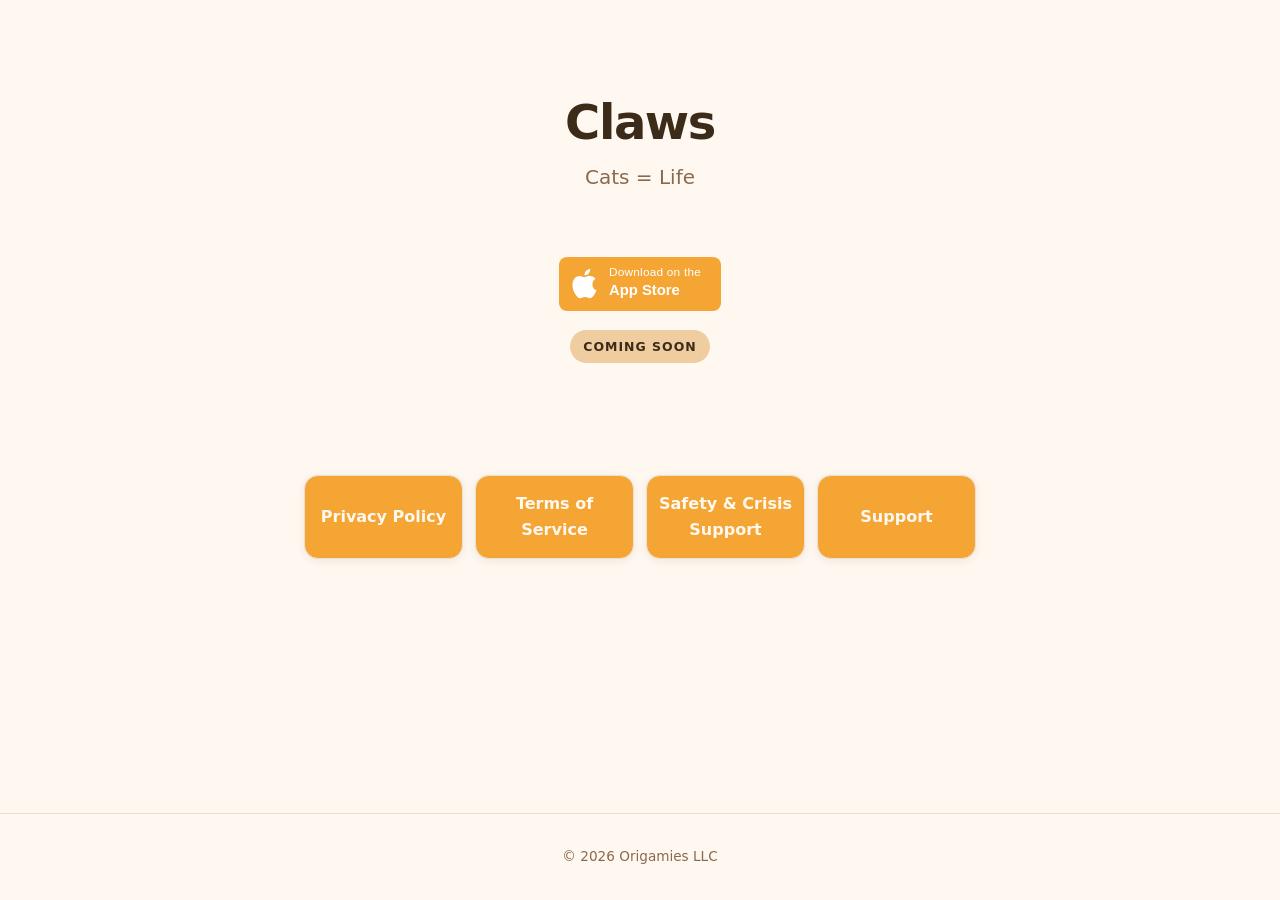
<file: index.html>
<!DOCTYPE html>
<html lang="en">
<head>
  <meta charset="UTF-8">
  <meta name="viewport" content="width=device-width, initial-scale=1.0">
  <title>Claws — Your AI cat-care companion</title>
  <meta name="description" content="Claws is your AI cat-care companion. Chat about your cat, track their weight, log food they love, and stay on top of reminders. Coming soon to iOS.">
  <link rel="stylesheet" href="styles.css">
</head>
<body>

  <main>
    <section class="hero">
      <div class="container">
        <h1>Claws</h1>
        <p class="tagline">Cats = Life</p>

        <div class="app-store-group">
          <span class="app-store-badge" role="img" aria-label="Download on the App Store">
            <!-- Apple App Store Badge SVG -->
            <svg xmlns="http://www.w3.org/2000/svg" viewBox="0 0 120 40" width="162" height="54">
              <rect width="120" height="40" rx="6" fill="#F4A534"/>
              <g fill="#fff">
                <path d="M24.77 20.3a4.95 4.95 0 0 1 2.36-4.15 5.07 5.07 0 0 0-3.99-2.16c-1.68-.18-3.31 1.01-4.17 1.01-.87 0-2.19-.99-3.62-.96a5.31 5.31 0 0 0-4.47 2.73c-1.93 3.34-.49 8.27 1.36 10.97.93 1.33 2.02 2.81 3.45 2.76 1.4-.06 1.92-.89 3.61-.89 1.68 0 2.16.89 3.62.86 1.5-.03 2.44-1.33 3.33-2.67a11.1 11.1 0 0 0 1.52-3.09 4.79 4.79 0 0 1-2.99-4.41zM22.04 12.21a4.87 4.87 0 0 0 1.12-3.49 4.96 4.96 0 0 0-3.21 1.66 4.64 4.64 0 0 0-1.14 3.37 4.11 4.11 0 0 0 3.23-1.54z"/>
              </g>
              <g fill="#fff">
                <text x="37" y="14" font-family="-apple-system, BlinkMacSystemFont, 'Segoe UI', Roboto, Helvetica, Arial, sans-serif" font-size="8.75" letter-spacing="0.02em" fill="#fff">Download on the</text>
                <text x="37" y="28" font-family="-apple-system, BlinkMacSystemFont, 'Segoe UI', Roboto, Helvetica, Arial, sans-serif" font-size="11" font-weight="700" fill="#fff">App Store</text>
              </g>
            </svg>
          </span>
          <span class="coming-soon">Coming Soon</span>
        </div>
      </div>
    </section>

    <section class="container">
      <div class="link-cards">
        <a href="privacy.html" class="link-card">Privacy Policy</a>
        <a href="terms.html" class="link-card">Terms of Service</a>
        <a href="safety.html" class="link-card">Safety &amp; Crisis Support</a>
        <a href="support.html" class="link-card">Support</a>
      </div>
    </section>
  </main>

  <footer class="site-footer">
    <div class="container">
      &copy; 2026 Origamies LLC
    </div>
  </footer>

</body>
</html>
</file>
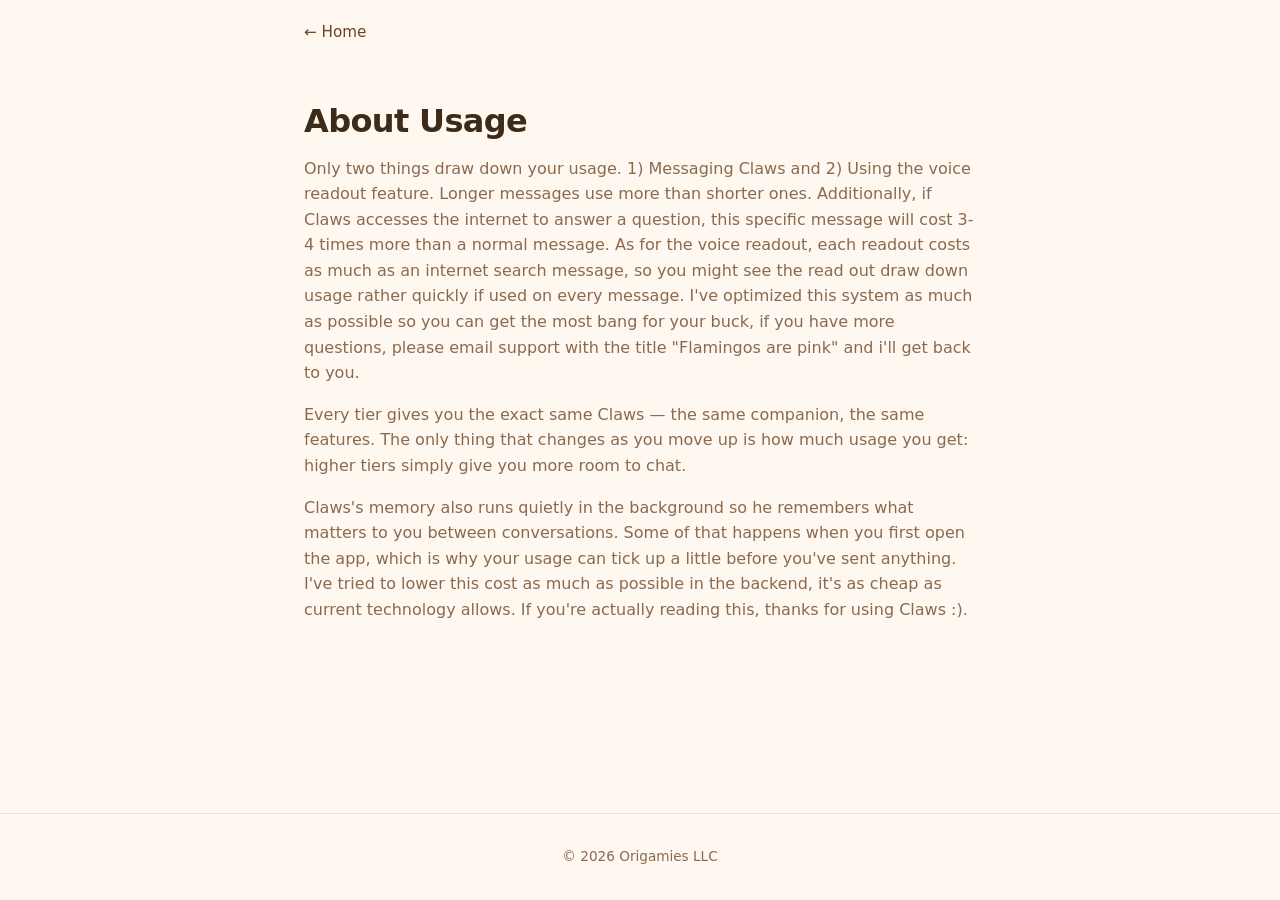
<file: usage/index.html>
<!DOCTYPE html>
<html lang="en">
<head>
  <meta charset="UTF-8">
  <meta name="viewport" content="width=device-width, initial-scale=1.0">
  <title>About Usage — Claws</title>
  <meta name="description" content="How usage works in Claws.">
  <link rel="stylesheet" href="../styles.css">
</head>
<body>

  <header class="site-header">
    <div class="container">
      <a href="../index.html" class="back-link">&larr; Home</a>
    </div>
  </header>

  <main class="page-content">
    <div class="container">
      <h1>About Usage</h1>

      <p>Only two things draw down your usage. 1) Messaging Claws and 2) Using the voice readout feature. Longer messages use more than shorter ones. Additionally, if Claws accesses the internet to answer a question, this specific message will cost 3-4 times more than a normal message. As for the voice readout, each readout costs as much as an internet search message, so you might see the read out draw down usage rather quickly if used on every message. I've optimized this system as much as possible so you can get the most bang for your buck, if you have more questions, please email support with the title "Flamingos are pink" and i'll get back to you.</p>

      <p>Every tier gives you the exact same Claws — the same companion, the same features. The only thing that changes as you move up is how much usage you get: higher tiers simply give you more room to chat.</p>

      <p>Claws's memory also runs quietly in the background so he remembers what matters to you between conversations. Some of that happens when you first open the app, which is why your usage can tick up a little before you've sent anything. I've tried to lower this cost as much as possible in the backend, it's as cheap as current technology allows. If you're actually reading this, thanks for using Claws :).</p>
    </div>
  </main>

  <footer class="site-footer">
    <div class="container">
      &copy; 2026 Origamies LLC
    </div>
  </footer>

</body>
</html>
</file>
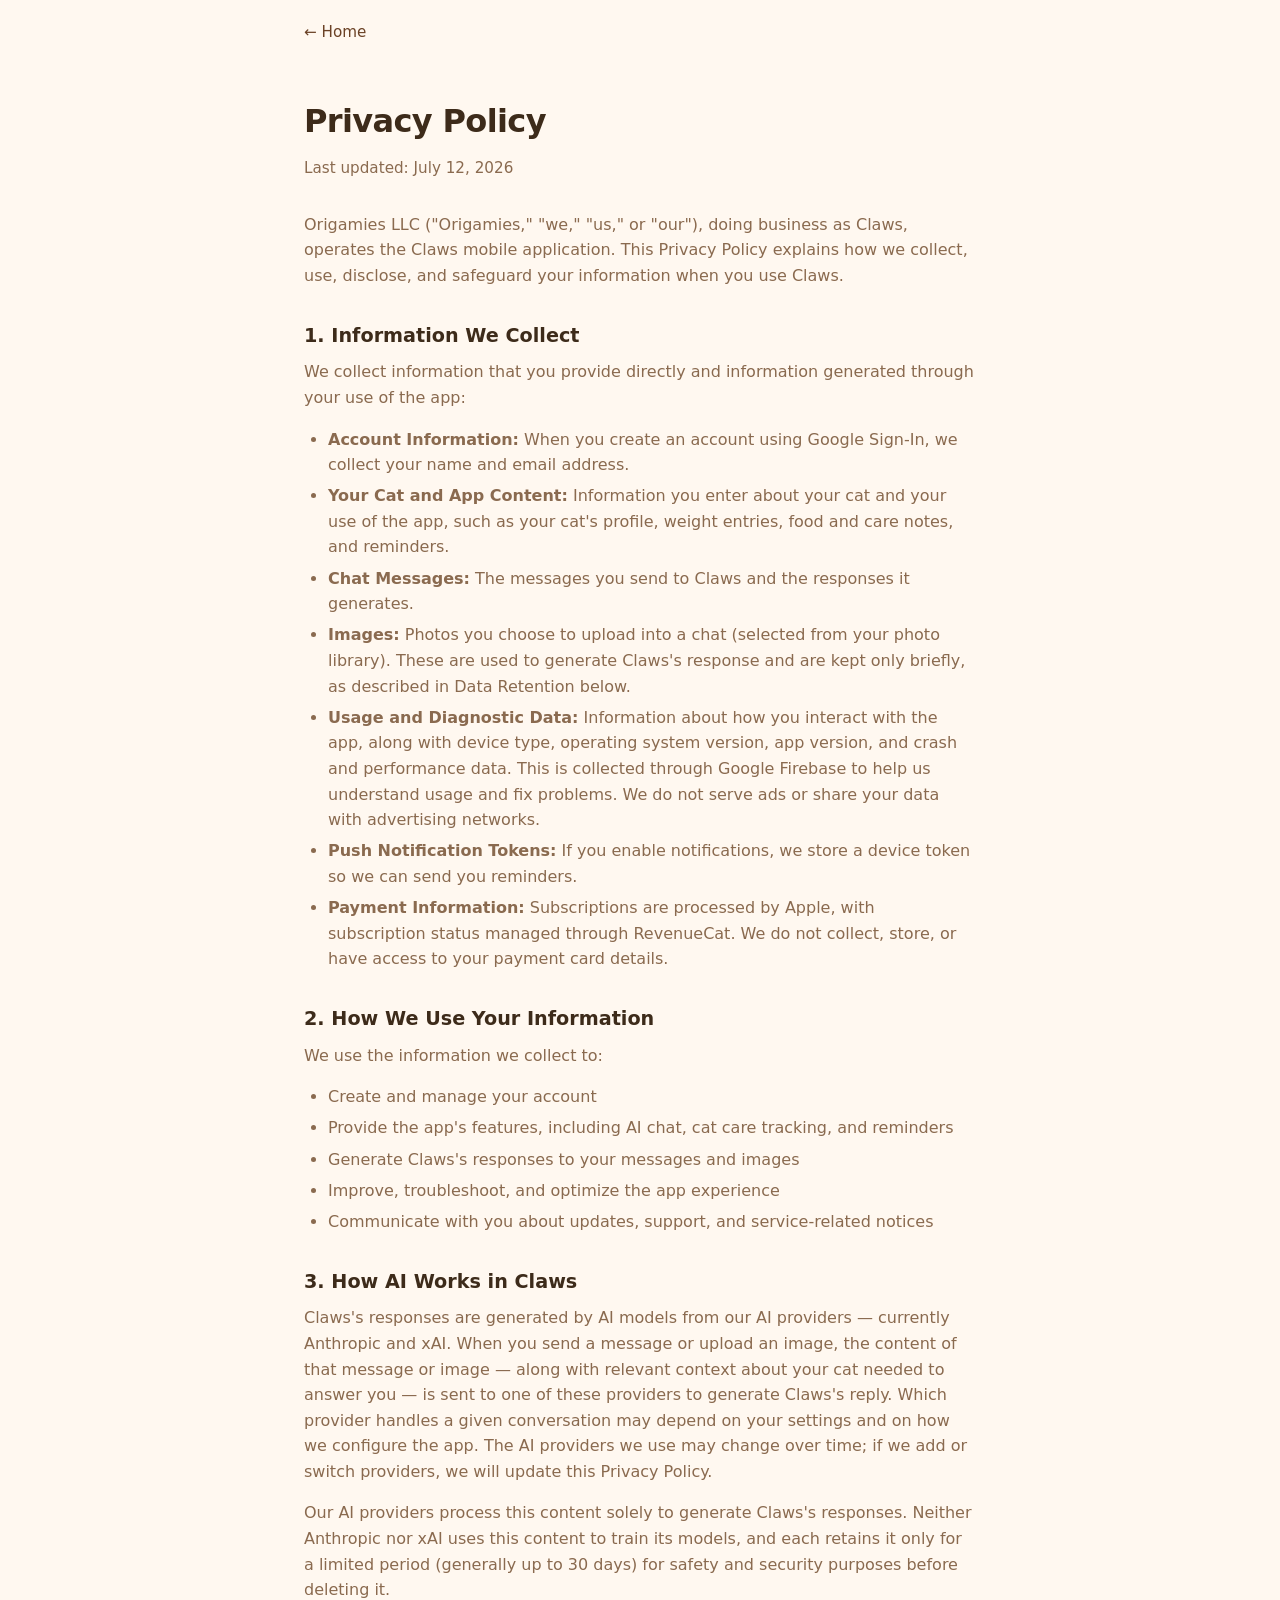
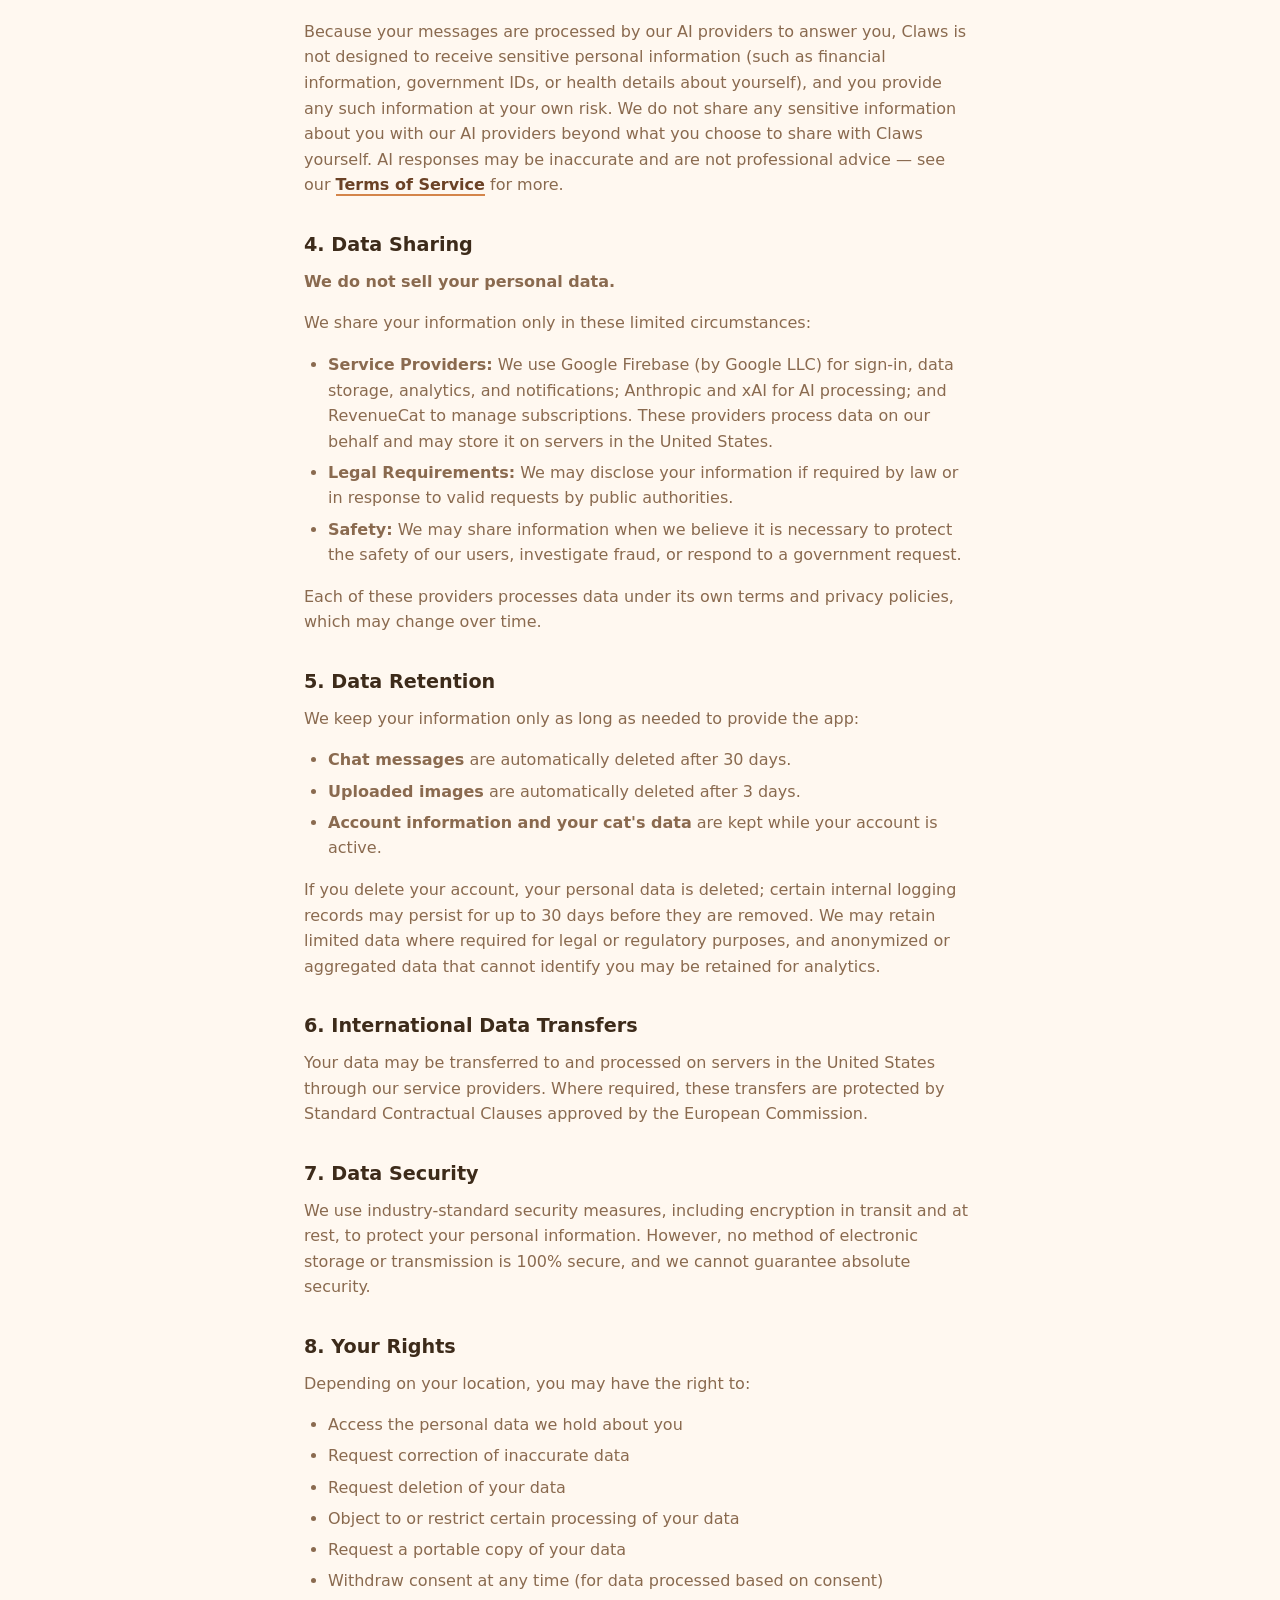
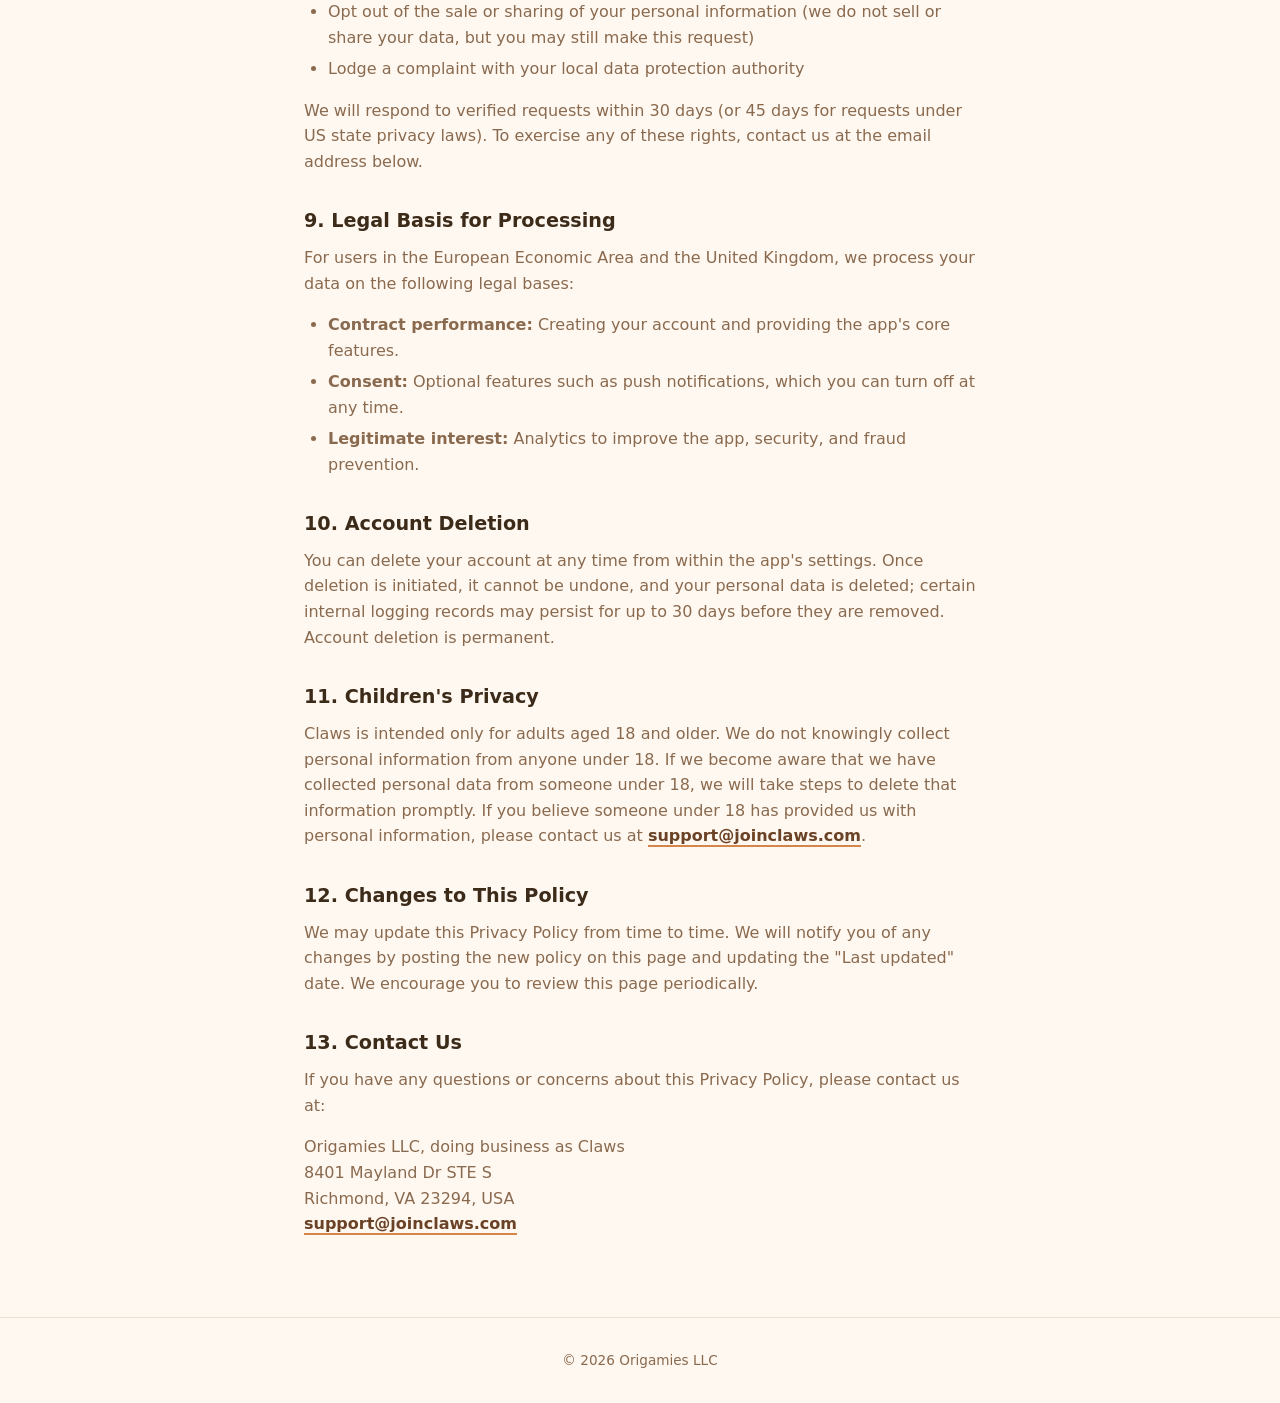
<file: privacy.html>
<!DOCTYPE html>
<html lang="en">
<head>
  <meta charset="UTF-8">
  <meta name="viewport" content="width=device-width, initial-scale=1.0">
  <title>Privacy Policy — Claws</title>
  <meta name="description" content="Claws Privacy Policy. Learn how we collect, use, and protect your data.">
  <link rel="stylesheet" href="styles.css">
</head>
<body>

  <header class="site-header">
    <div class="container">
      <a href="index.html" class="back-link">&larr; Home</a>
    </div>
  </header>

  <main class="page-content">
    <div class="container">
      <h1>Privacy Policy</h1>
      <p class="subtitle">Last updated: July 12, 2026</p>

      <p>Origamies LLC ("Origamies," "we," "us," or "our"), doing business as Claws, operates the Claws mobile application. This Privacy Policy explains how we collect, use, disclose, and safeguard your information when you use Claws.</p>

      <h2>1. Information We Collect</h2>
      <p>We collect information that you provide directly and information generated through your use of the app:</p>
      <ul>
        <li><strong>Account Information:</strong> When you create an account using Google Sign-In, we collect your name and email address.</li>
        <li><strong>Your Cat and App Content:</strong> Information you enter about your cat and your use of the app, such as your cat's profile, weight entries, food and care notes, and reminders.</li>
        <li><strong>Chat Messages:</strong> The messages you send to Claws and the responses it generates.</li>
        <li><strong>Images:</strong> Photos you choose to upload into a chat (selected from your photo library). These are used to generate Claws's response and are kept only briefly, as described in Data Retention below.</li>
        <li><strong>Usage and Diagnostic Data:</strong> Information about how you interact with the app, along with device type, operating system version, app version, and crash and performance data. This is collected through Google Firebase to help us understand usage and fix problems. We do not serve ads or share your data with advertising networks.</li>
        <li><strong>Push Notification Tokens:</strong> If you enable notifications, we store a device token so we can send you reminders.</li>
        <li><strong>Payment Information:</strong> Subscriptions are processed by Apple, with subscription status managed through RevenueCat. We do not collect, store, or have access to your payment card details.</li>
      </ul>

      <h2>2. How We Use Your Information</h2>
      <p>We use the information we collect to:</p>
      <ul>
        <li>Create and manage your account</li>
        <li>Provide the app's features, including AI chat, cat care tracking, and reminders</li>
        <li>Generate Claws's responses to your messages and images</li>
        <li>Improve, troubleshoot, and optimize the app experience</li>
        <li>Communicate with you about updates, support, and service-related notices</li>
      </ul>

      <h2>3. How AI Works in Claws</h2>
      <p>Claws's responses are generated by AI models from our AI providers — currently Anthropic and xAI. When you send a message or upload an image, the content of that message or image — along with relevant context about your cat needed to answer you — is sent to one of these providers to generate Claws's reply. Which provider handles a given conversation may depend on your settings and on how we configure the app. The AI providers we use may change over time; if we add or switch providers, we will update this Privacy Policy.</p>
      <p>Our AI providers process this content solely to generate Claws's responses. Neither Anthropic nor xAI uses this content to train its models, and each retains it only for a limited period (generally up to 30 days) for safety and security purposes before deleting it.</p>
      <p>Because your messages are processed by our AI providers to answer you, Claws is not designed to receive sensitive personal information (such as financial information, government IDs, or health details about yourself), and you provide any such information at your own risk. We do not share any sensitive information about you with our AI providers beyond what you choose to share with Claws yourself. AI responses may be inaccurate and are not professional advice — see our <a href="terms.html">Terms of Service</a> for more.</p>

      <h2>4. Data Sharing</h2>
      <p><strong>We do not sell your personal data.</strong></p>
      <p>We share your information only in these limited circumstances:</p>
      <ul>
        <li><strong>Service Providers:</strong> We use Google Firebase (by Google LLC) for sign-in, data storage, analytics, and notifications; Anthropic and xAI for AI processing; and RevenueCat to manage subscriptions. These providers process data on our behalf and may store it on servers in the United States.</li>
        <li><strong>Legal Requirements:</strong> We may disclose your information if required by law or in response to valid requests by public authorities.</li>
        <li><strong>Safety:</strong> We may share information when we believe it is necessary to protect the safety of our users, investigate fraud, or respond to a government request.</li>
      </ul>
      <p>Each of these providers processes data under its own terms and privacy policies, which may change over time.</p>

      <h2>5. Data Retention</h2>
      <p>We keep your information only as long as needed to provide the app:</p>
      <ul>
        <li><strong>Chat messages</strong> are automatically deleted after 30 days.</li>
        <li><strong>Uploaded images</strong> are automatically deleted after 3 days.</li>
        <li><strong>Account information and your cat's data</strong> are kept while your account is active.</li>
      </ul>
      <p>If you delete your account, your personal data is deleted; certain internal logging records may persist for up to 30 days before they are removed. We may retain limited data where required for legal or regulatory purposes, and anonymized or aggregated data that cannot identify you may be retained for analytics.</p>

      <h2>6. International Data Transfers</h2>
      <p>Your data may be transferred to and processed on servers in the United States through our service providers. Where required, these transfers are protected by Standard Contractual Clauses approved by the European Commission.</p>

      <h2>7. Data Security</h2>
      <p>We use industry-standard security measures, including encryption in transit and at rest, to protect your personal information. However, no method of electronic storage or transmission is 100% secure, and we cannot guarantee absolute security.</p>

      <h2>8. Your Rights</h2>
      <p>Depending on your location, you may have the right to:</p>
      <ul>
        <li>Access the personal data we hold about you</li>
        <li>Request correction of inaccurate data</li>
        <li>Request deletion of your data</li>
        <li>Object to or restrict certain processing of your data</li>
        <li>Request a portable copy of your data</li>
        <li>Withdraw consent at any time (for data processed based on consent)</li>
        <li>Opt out of the sale or sharing of your personal information (we do not sell or share your data, but you may still make this request)</li>
        <li>Lodge a complaint with your local data protection authority</li>
      </ul>
      <p>We will respond to verified requests within 30 days (or 45 days for requests under US state privacy laws). To exercise any of these rights, contact us at the email address below.</p>

      <h2>9. Legal Basis for Processing</h2>
      <p>For users in the European Economic Area and the United Kingdom, we process your data on the following legal bases:</p>
      <ul>
        <li><strong>Contract performance:</strong> Creating your account and providing the app's core features.</li>
        <li><strong>Consent:</strong> Optional features such as push notifications, which you can turn off at any time.</li>
        <li><strong>Legitimate interest:</strong> Analytics to improve the app, security, and fraud prevention.</li>
      </ul>

      <h2>10. Account Deletion</h2>
      <p>You can delete your account at any time from within the app's settings. Once deletion is initiated, it cannot be undone, and your personal data is deleted; certain internal logging records may persist for up to 30 days before they are removed. Account deletion is permanent.</p>

      <h2>11. Children's Privacy</h2>
      <p>Claws is intended only for adults aged 18 and older. We do not knowingly collect personal information from anyone under 18. If we become aware that we have collected personal data from someone under 18, we will take steps to delete that information promptly. If you believe someone under 18 has provided us with personal information, please contact us at <a href="mailto:support@joinclaws.com">support@joinclaws.com</a>.</p>

      <h2>12. Changes to This Policy</h2>
      <p>We may update this Privacy Policy from time to time. We will notify you of any changes by posting the new policy on this page and updating the "Last updated" date. We encourage you to review this page periodically.</p>

      <h2>13. Contact Us</h2>
      <p>If you have any questions or concerns about this Privacy Policy, please contact us at:</p>
      <p>Origamies LLC, doing business as Claws<br>8401 Mayland Dr STE S<br>Richmond, VA 23294, USA<br><a href="mailto:support@joinclaws.com">support@joinclaws.com</a></p>
    </div>
  </main>

  <footer class="site-footer">
    <div class="container">
      &copy; 2026 Origamies LLC
    </div>
  </footer>

</body>
</html>
</file>
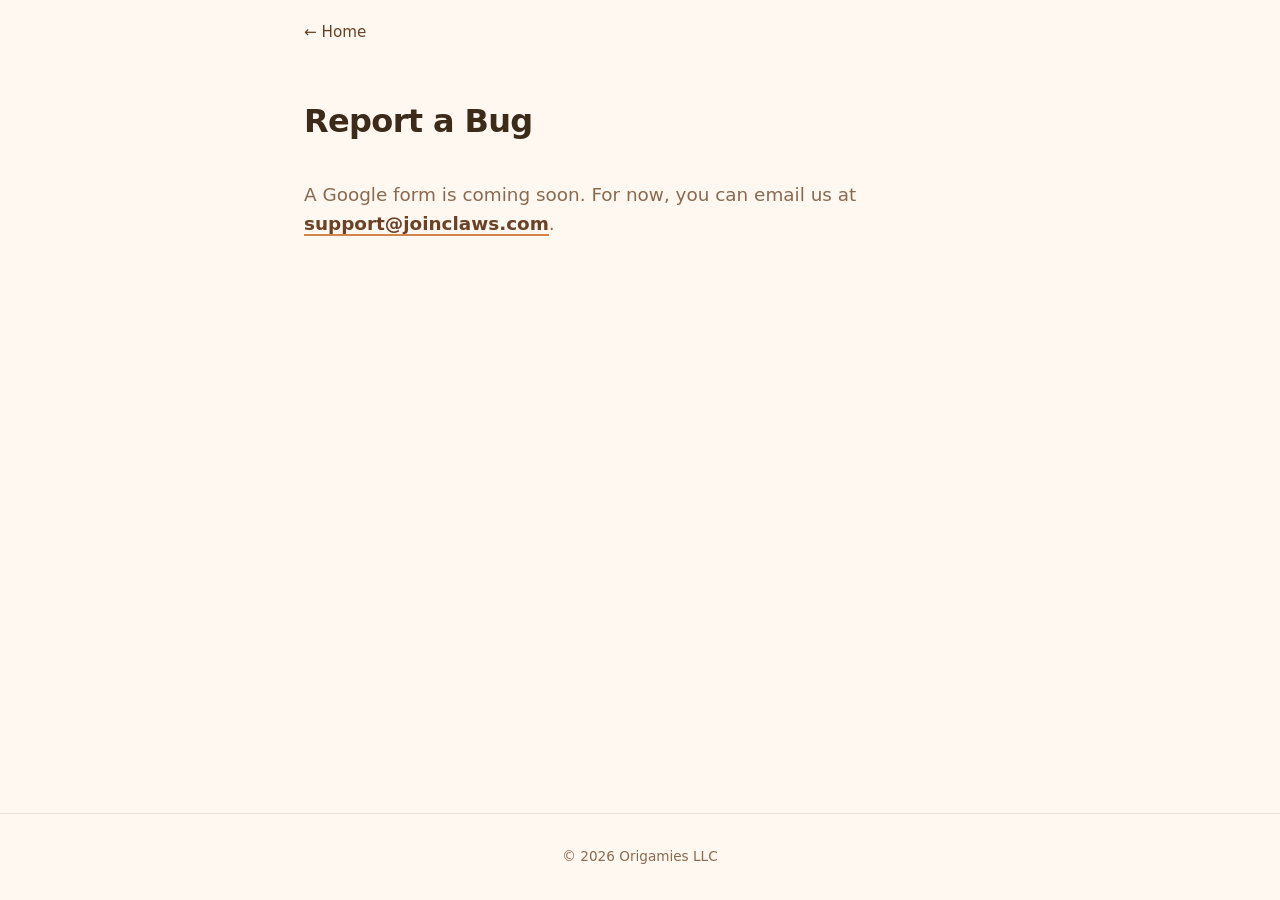
<file: report-bug.html>
<!DOCTYPE html>
<html lang="en">
<head>
  <meta charset="UTF-8">
  <meta name="viewport" content="width=device-width, initial-scale=1.0">
  <title>Report a Bug — Claws</title>
  <meta name="description" content="Report a bug in Claws. Let us know what went wrong and we'll get it fixed.">
  <link rel="stylesheet" href="styles.css">
</head>
<body>

  <header class="site-header">
    <div class="container">
      <a href="index.html" class="back-link">&larr; Home</a>
    </div>
  </header>

  <main class="page-content">
    <div class="container">
      <h1>Report a Bug</h1>
      <p class="placeholder">A Google form is coming soon. For now, you can email us at <a href="mailto:support@joinclaws.com">support@joinclaws.com</a>.</p>
    </div>
  </main>

  <footer class="site-footer">
    <div class="container">
      &copy; 2026 Origamies LLC
    </div>
  </footer>

</body>
</html>
</file>
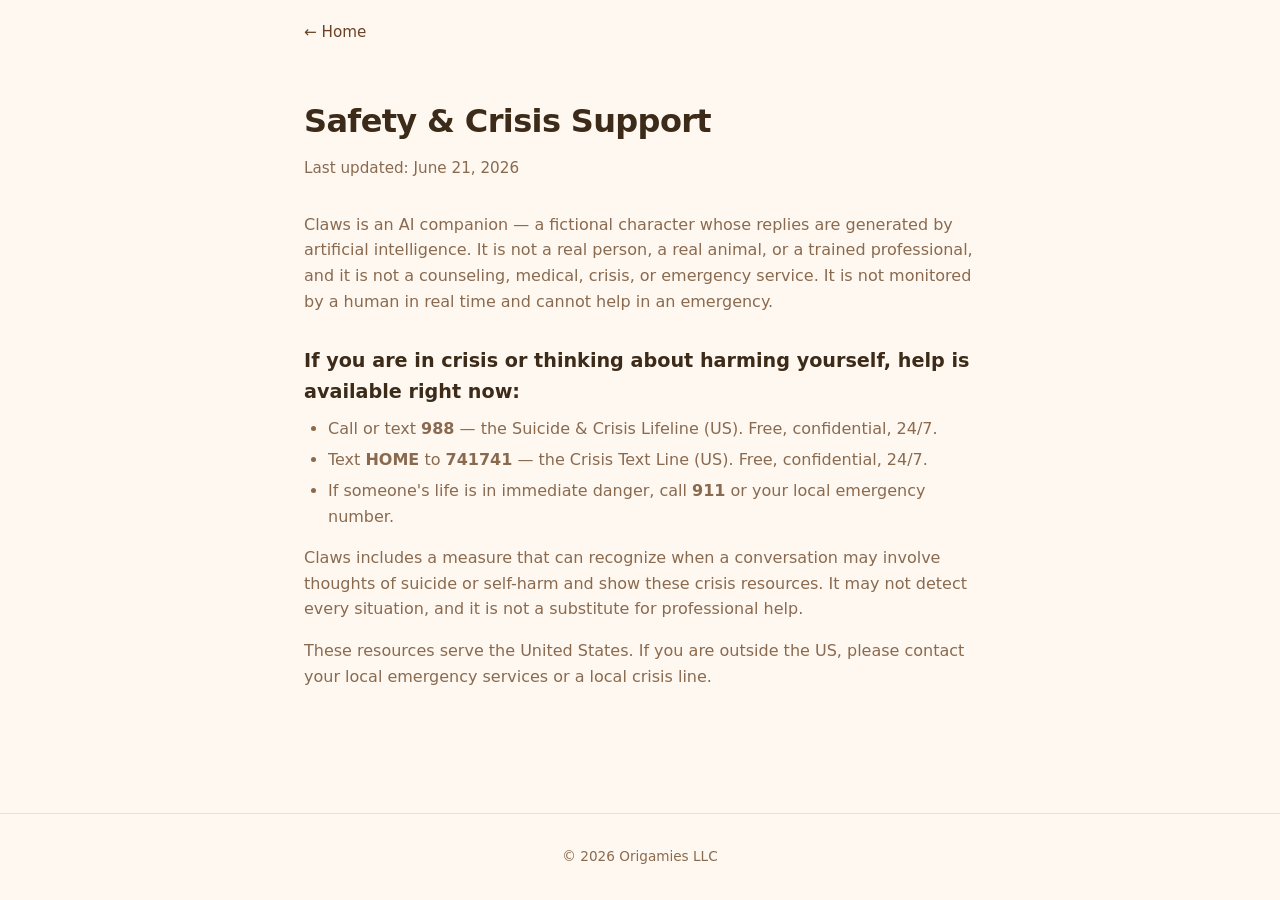
<file: safety.html>
<!DOCTYPE html>
<html lang="en">
<head>
  <meta charset="UTF-8">
  <meta name="viewport" content="width=device-width, initial-scale=1.0">
  <title>Safety &amp; Crisis Support — Claws</title>
  <meta name="description" content="Claws Safety & Crisis Support. How Claws handles conversations about self-harm, and where to find help.">
  <link rel="stylesheet" href="styles.css">
</head>
<body>

  <header class="site-header">
    <div class="container">
      <a href="index.html" class="back-link">&larr; Home</a>
    </div>
  </header>

  <main class="page-content">
    <div class="container">
      <h1>Safety &amp; Crisis Support</h1>
      <p class="subtitle">Last updated: June 21, 2026</p>

      <p>Claws is an AI companion — a fictional character whose replies are generated by artificial intelligence. It is not a real person, a real animal, or a trained professional, and it is not a counseling, medical, crisis, or emergency service. It is not monitored by a human in real time and cannot help in an emergency.</p>

      <h2>If you are in crisis or thinking about harming yourself, help is available right now:</h2>
      <ul>
        <li>Call or text <strong>988</strong> — the Suicide &amp; Crisis Lifeline (US). Free, confidential, 24/7.</li>
        <li>Text <strong>HOME</strong> to <strong>741741</strong> — the Crisis Text Line (US). Free, confidential, 24/7.</li>
        <li>If someone's life is in immediate danger, call <strong>911</strong> or your local emergency number.</li>
      </ul>

      <p>Claws includes a measure that can recognize when a conversation may involve thoughts of suicide or self-harm and show these crisis resources. It may not detect every situation, and it is not a substitute for professional help.</p>

      <p>These resources serve the United States. If you are outside the US, please contact your local emergency services or a local crisis line.</p>
    </div>
  </main>

  <footer class="site-footer">
    <div class="container">
      &copy; 2026 Origamies LLC
    </div>
  </footer>

</body>
</html>
</file>
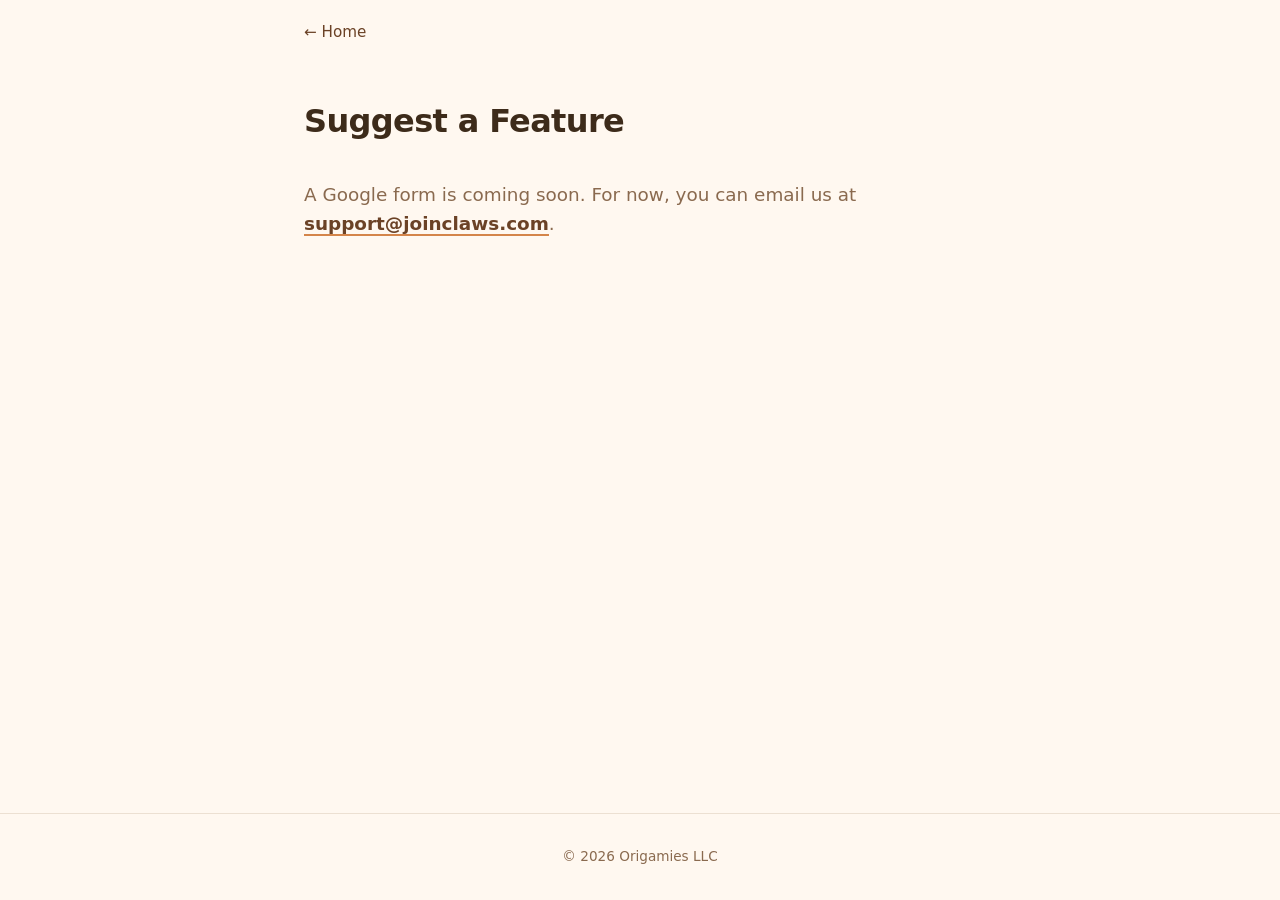
<file: suggest-feature.html>
<!DOCTYPE html>
<html lang="en">
<head>
  <meta charset="UTF-8">
  <meta name="viewport" content="width=device-width, initial-scale=1.0">
  <title>Suggest a Feature — Claws</title>
  <meta name="description" content="Suggest a feature for Claws. Tell us what you'd love to see in your AI cat-care companion.">
  <link rel="stylesheet" href="styles.css">
</head>
<body>

  <header class="site-header">
    <div class="container">
      <a href="index.html" class="back-link">&larr; Home</a>
    </div>
  </header>

  <main class="page-content">
    <div class="container">
      <h1>Suggest a Feature</h1>
      <p class="placeholder">A Google form is coming soon. For now, you can email us at <a href="mailto:support@joinclaws.com">support@joinclaws.com</a>.</p>
    </div>
  </main>

  <footer class="site-footer">
    <div class="container">
      &copy; 2026 Origamies LLC
    </div>
  </footer>

</body>
</html>
</file>
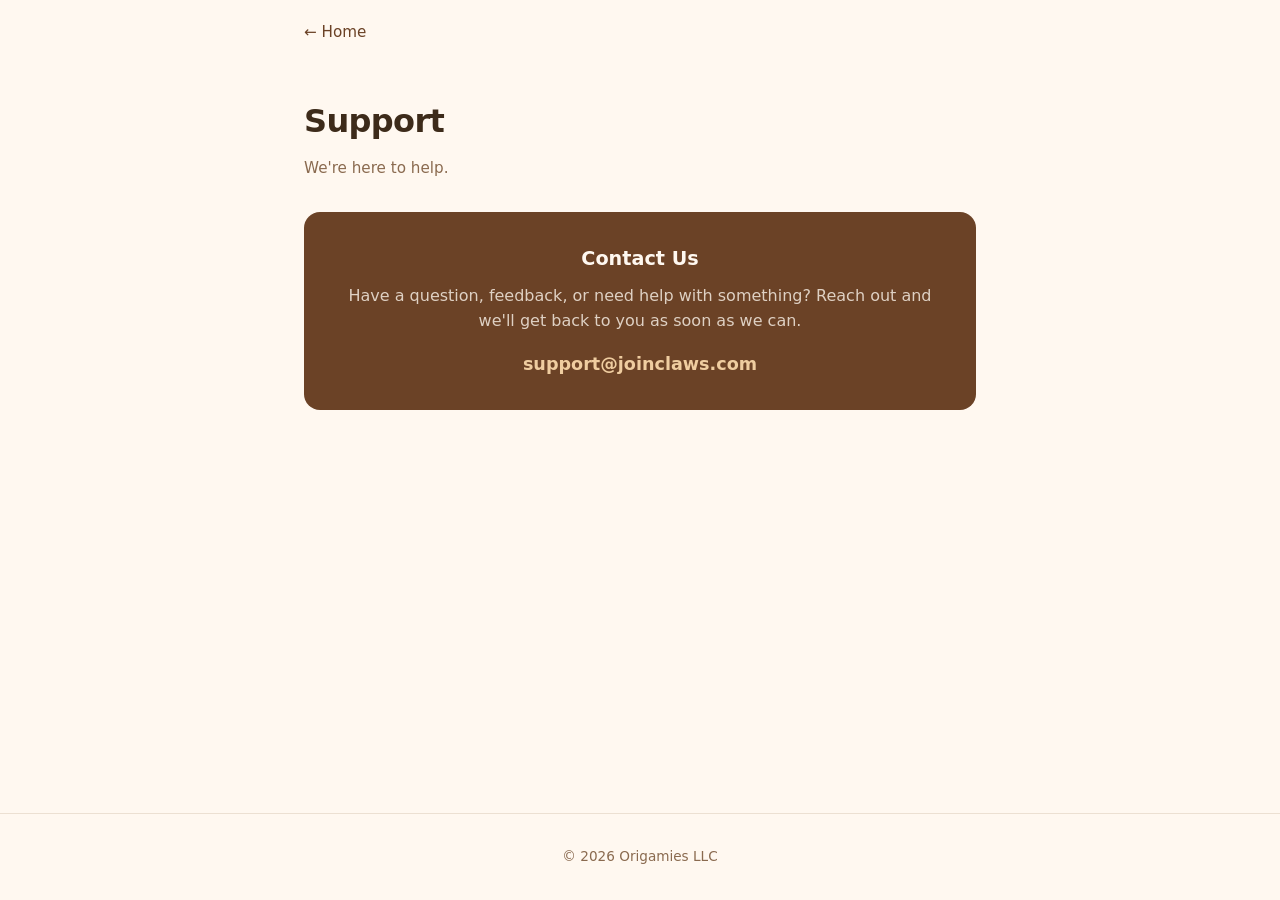
<file: support.html>
<!DOCTYPE html>
<html lang="en">
<head>
  <meta charset="UTF-8">
  <meta name="viewport" content="width=device-width, initial-scale=1.0">
  <title>Support — Claws</title>
  <meta name="description" content="Get help with Claws. Contact our support team or browse frequently asked questions.">
  <link rel="stylesheet" href="styles.css">
</head>
<body>

  <header class="site-header">
    <div class="container">
      <a href="index.html" class="back-link">&larr; Home</a>
    </div>
  </header>

  <main class="page-content">
    <div class="container">
      <h1>Support</h1>
      <p class="subtitle">We're here to help.</p>

      <div class="contact-box">
        <h2>Contact Us</h2>
        <p>Have a question, feedback, or need help with something? Reach out and we'll get back to you as soon as we can.</p>
        <a href="mailto:support@joinclaws.com">support@joinclaws.com</a>
      </div>
    </div>
  </main>

  <footer class="site-footer">
    <div class="container">
      &copy; 2026 Origamies LLC
    </div>
  </footer>

</body>
</html>
</file>
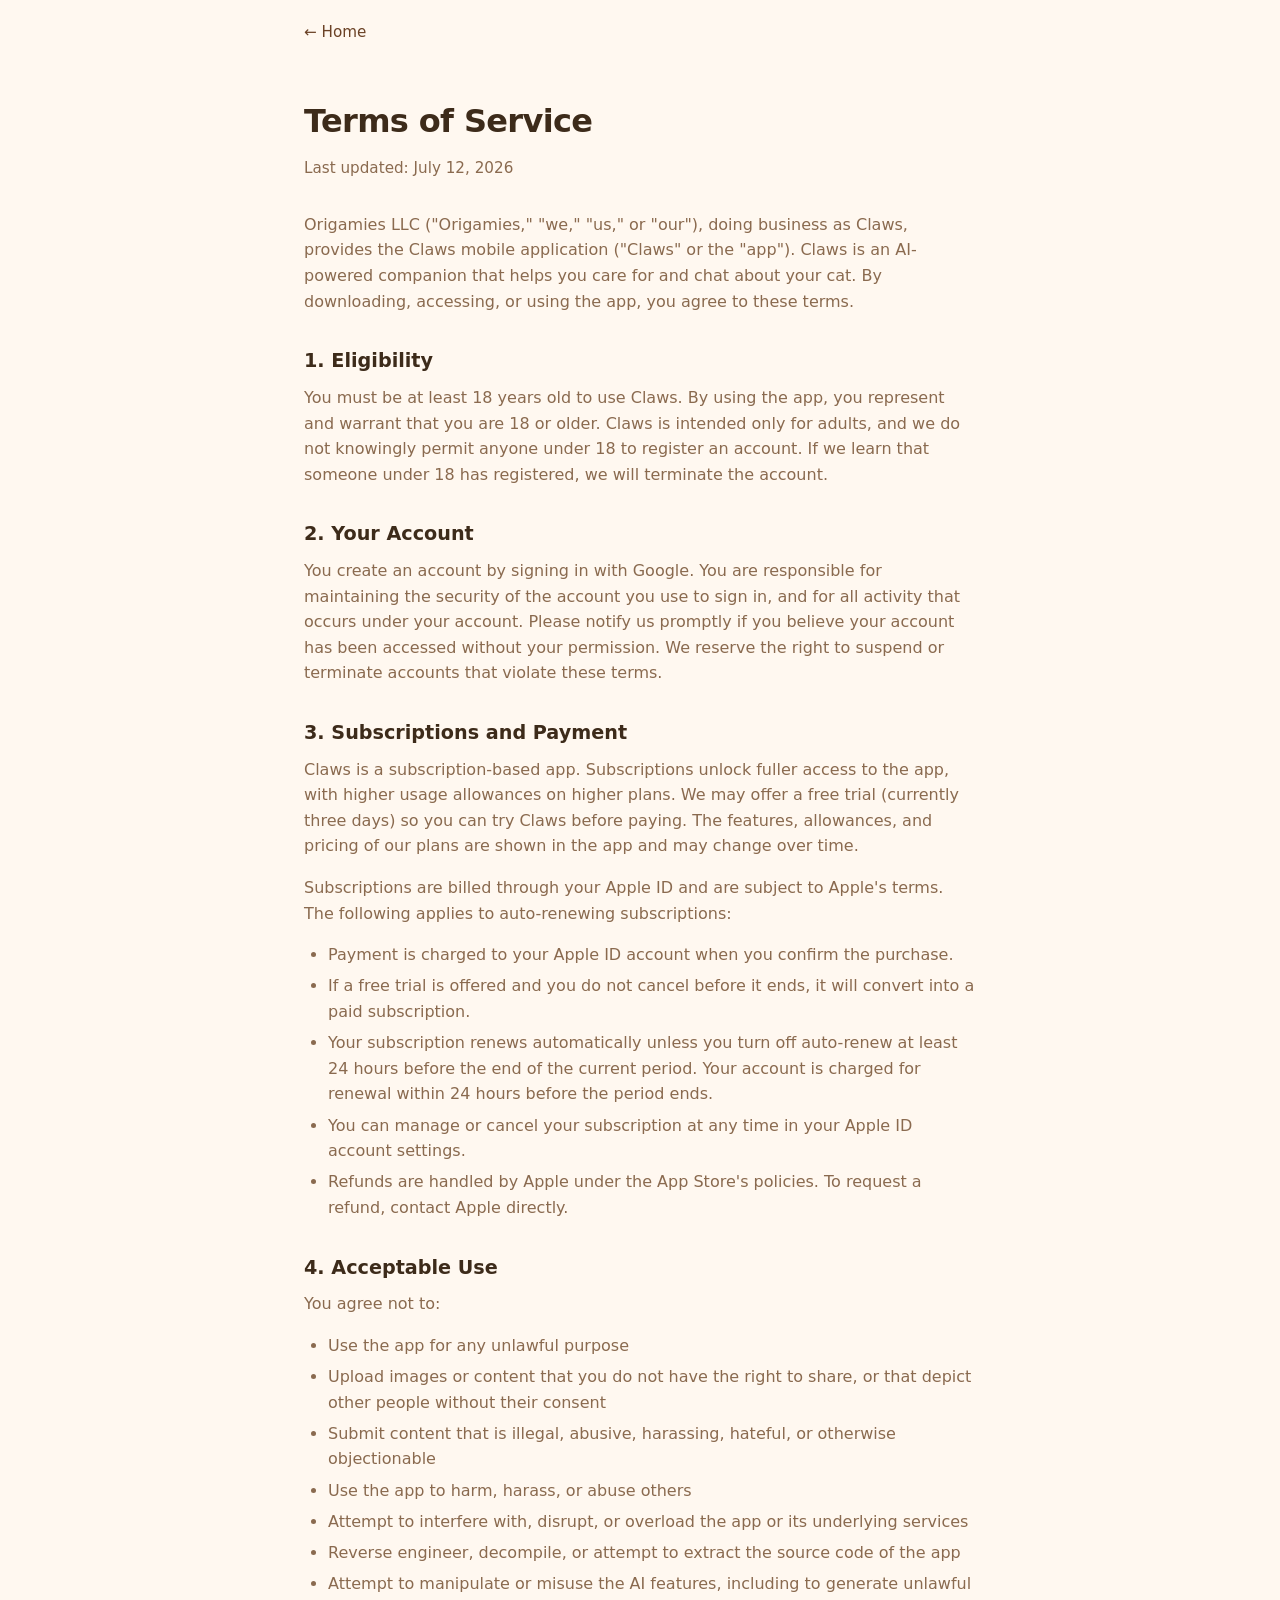
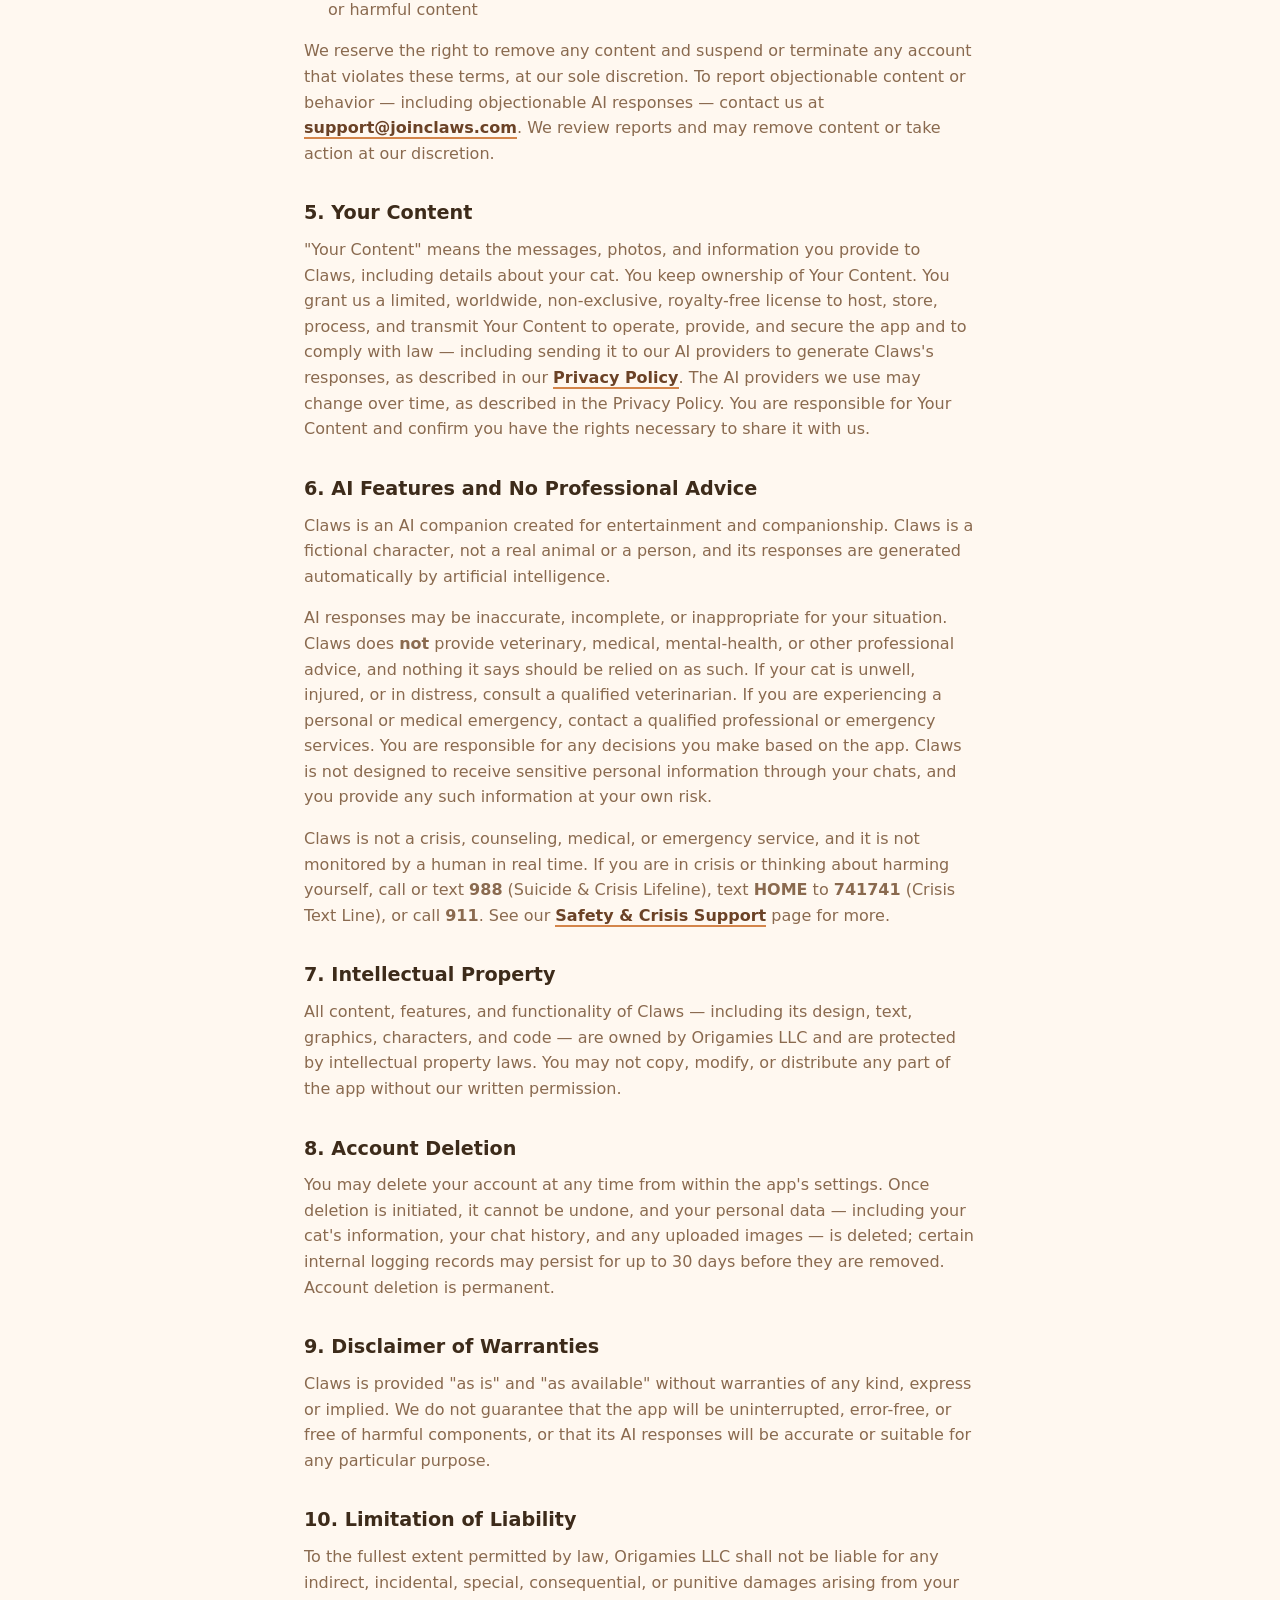
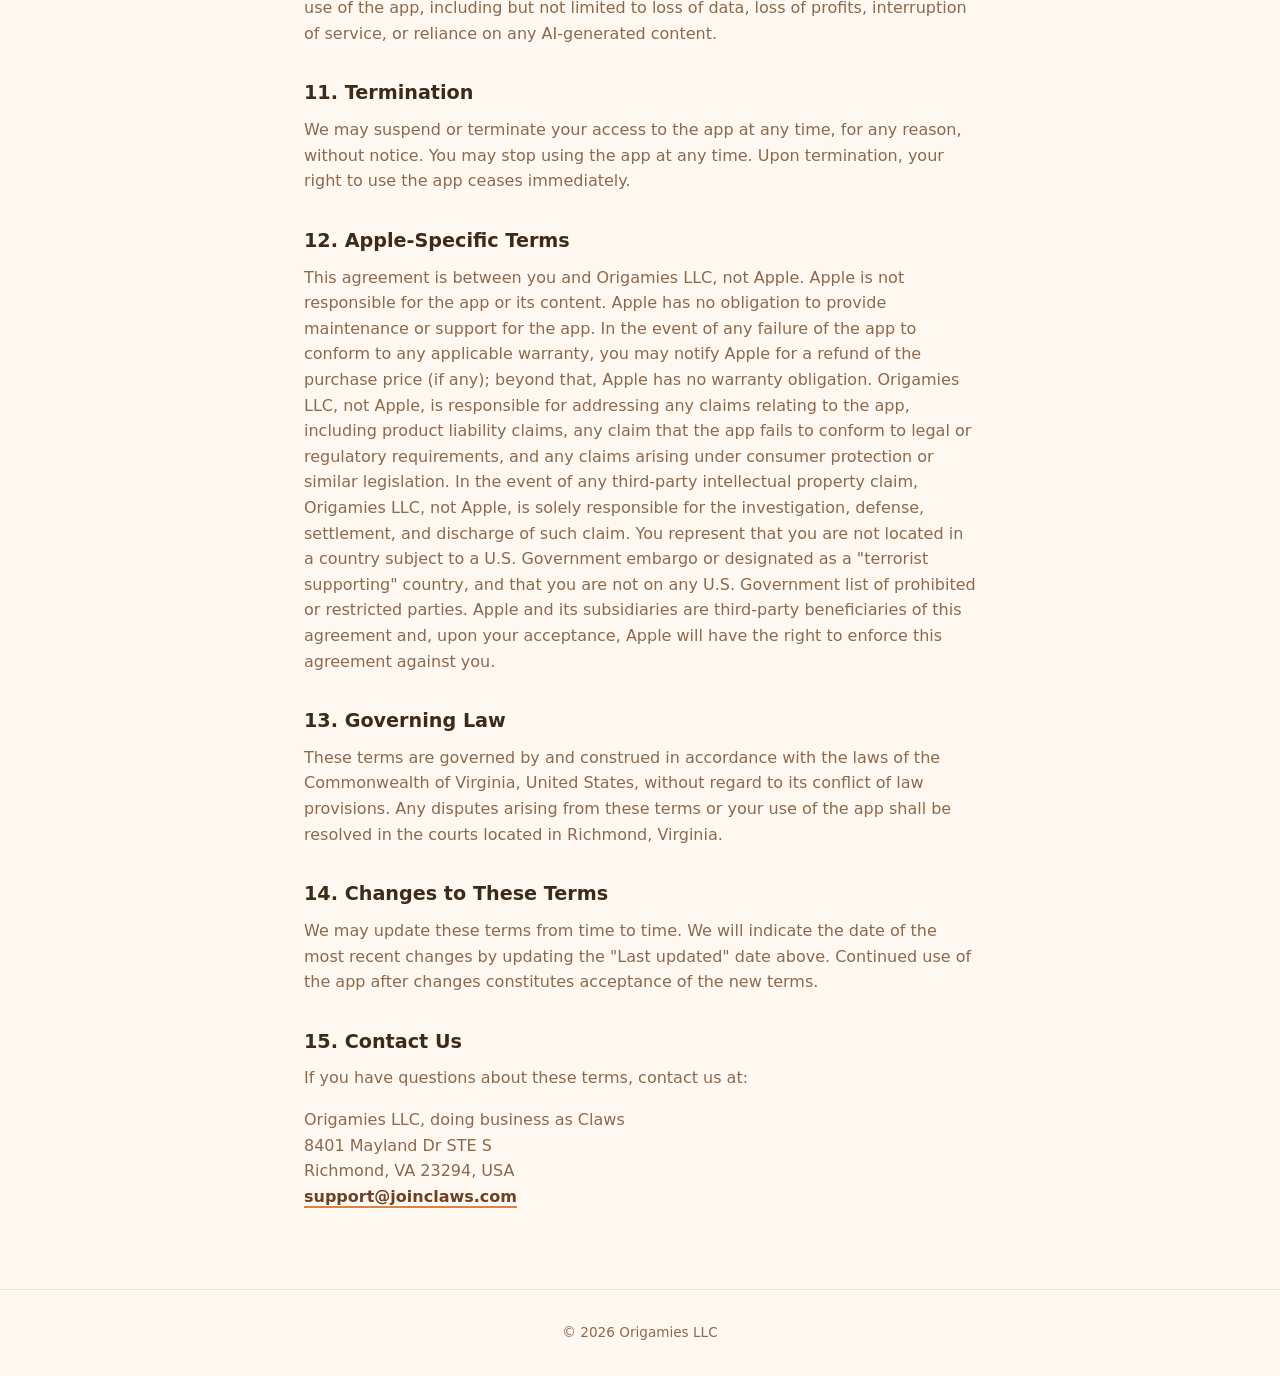
<file: terms.html>
<!DOCTYPE html>
<html lang="en">
<head>
  <meta charset="UTF-8">
  <meta name="viewport" content="width=device-width, initial-scale=1.0">
  <title>Terms of Service — Claws</title>
  <meta name="description" content="Claws Terms of Service.">
  <link rel="stylesheet" href="styles.css">
</head>
<body>

  <header class="site-header">
    <div class="container">
      <a href="index.html" class="back-link">&larr; Home</a>
    </div>
  </header>

  <main class="page-content">
    <div class="container">
      <h1>Terms of Service</h1>
      <p class="subtitle">Last updated: July 12, 2026</p>

      <p>Origamies LLC ("Origamies," "we," "us," or "our"), doing business as Claws, provides the Claws mobile application ("Claws" or the "app"). Claws is an AI-powered companion that helps you care for and chat about your cat. By downloading, accessing, or using the app, you agree to these terms.</p>

      <h2>1. Eligibility</h2>
      <p>You must be at least 18 years old to use Claws. By using the app, you represent and warrant that you are 18 or older. Claws is intended only for adults, and we do not knowingly permit anyone under 18 to register an account. If we learn that someone under 18 has registered, we will terminate the account.</p>

      <h2>2. Your Account</h2>
      <p>You create an account by signing in with Google. You are responsible for maintaining the security of the account you use to sign in, and for all activity that occurs under your account. Please notify us promptly if you believe your account has been accessed without your permission. We reserve the right to suspend or terminate accounts that violate these terms.</p>

      <h2>3. Subscriptions and Payment</h2>
      <p>Claws is a subscription-based app. Subscriptions unlock fuller access to the app, with higher usage allowances on higher plans. We may offer a free trial (currently three days) so you can try Claws before paying. The features, allowances, and pricing of our plans are shown in the app and may change over time.</p>
      <p>Subscriptions are billed through your Apple ID and are subject to Apple's terms. The following applies to auto-renewing subscriptions:</p>
      <ul>
        <li>Payment is charged to your Apple ID account when you confirm the purchase.</li>
        <li>If a free trial is offered and you do not cancel before it ends, it will convert into a paid subscription.</li>
        <li>Your subscription renews automatically unless you turn off auto-renew at least 24 hours before the end of the current period. Your account is charged for renewal within 24 hours before the period ends.</li>
        <li>You can manage or cancel your subscription at any time in your Apple ID account settings.</li>
        <li>Refunds are handled by Apple under the App Store's policies. To request a refund, contact Apple directly.</li>
      </ul>

      <h2>4. Acceptable Use</h2>
      <p>You agree not to:</p>
      <ul>
        <li>Use the app for any unlawful purpose</li>
        <li>Upload images or content that you do not have the right to share, or that depict other people without their consent</li>
        <li>Submit content that is illegal, abusive, harassing, hateful, or otherwise objectionable</li>
        <li>Use the app to harm, harass, or abuse others</li>
        <li>Attempt to interfere with, disrupt, or overload the app or its underlying services</li>
        <li>Reverse engineer, decompile, or attempt to extract the source code of the app</li>
        <li>Attempt to manipulate or misuse the AI features, including to generate unlawful or harmful content</li>
      </ul>
      <p>We reserve the right to remove any content and suspend or terminate any account that violates these terms, at our sole discretion. To report objectionable content or behavior — including objectionable AI responses — contact us at <a href="mailto:support@joinclaws.com">support@joinclaws.com</a>. We review reports and may remove content or take action at our discretion.</p>

      <h2>5. Your Content</h2>
      <p>"Your Content" means the messages, photos, and information you provide to Claws, including details about your cat. You keep ownership of Your Content. You grant us a limited, worldwide, non-exclusive, royalty-free license to host, store, process, and transmit Your Content to operate, provide, and secure the app and to comply with law — including sending it to our AI providers to generate Claws's responses, as described in our <a href="privacy.html">Privacy Policy</a>. The AI providers we use may change over time, as described in the Privacy Policy. You are responsible for Your Content and confirm you have the rights necessary to share it with us.</p>

      <h2>6. AI Features and No Professional Advice</h2>
      <p>Claws is an AI companion created for entertainment and companionship. Claws is a fictional character, not a real animal or a person, and its responses are generated automatically by artificial intelligence.</p>
      <p>AI responses may be inaccurate, incomplete, or inappropriate for your situation. Claws does <strong>not</strong> provide veterinary, medical, mental-health, or other professional advice, and nothing it says should be relied on as such. If your cat is unwell, injured, or in distress, consult a qualified veterinarian. If you are experiencing a personal or medical emergency, contact a qualified professional or emergency services. You are responsible for any decisions you make based on the app. Claws is not designed to receive sensitive personal information through your chats, and you provide any such information at your own risk.</p>
      <p>Claws is not a crisis, counseling, medical, or emergency service, and it is not monitored by a human in real time. If you are in crisis or thinking about harming yourself, call or text <strong>988</strong> (Suicide &amp; Crisis Lifeline), text <strong>HOME</strong> to <strong>741741</strong> (Crisis Text Line), or call <strong>911</strong>. See our <a href="safety.html">Safety &amp; Crisis Support</a> page for more.</p>

      <h2>7. Intellectual Property</h2>
      <p>All content, features, and functionality of Claws — including its design, text, graphics, characters, and code — are owned by Origamies LLC and are protected by intellectual property laws. You may not copy, modify, or distribute any part of the app without our written permission.</p>

      <h2>8. Account Deletion</h2>
      <p>You may delete your account at any time from within the app's settings. Once deletion is initiated, it cannot be undone, and your personal data — including your cat's information, your chat history, and any uploaded images — is deleted; certain internal logging records may persist for up to 30 days before they are removed. Account deletion is permanent.</p>

      <h2>9. Disclaimer of Warranties</h2>
      <p>Claws is provided "as is" and "as available" without warranties of any kind, express or implied. We do not guarantee that the app will be uninterrupted, error-free, or free of harmful components, or that its AI responses will be accurate or suitable for any particular purpose.</p>

      <h2>10. Limitation of Liability</h2>
      <p>To the fullest extent permitted by law, Origamies LLC shall not be liable for any indirect, incidental, special, consequential, or punitive damages arising from your use of the app, including but not limited to loss of data, loss of profits, interruption of service, or reliance on any AI-generated content.</p>

      <h2>11. Termination</h2>
      <p>We may suspend or terminate your access to the app at any time, for any reason, without notice. You may stop using the app at any time. Upon termination, your right to use the app ceases immediately.</p>

      <h2>12. Apple-Specific Terms</h2>
      <p>This agreement is between you and Origamies LLC, not Apple. Apple is not responsible for the app or its content. Apple has no obligation to provide maintenance or support for the app. In the event of any failure of the app to conform to any applicable warranty, you may notify Apple for a refund of the purchase price (if any); beyond that, Apple has no warranty obligation. Origamies LLC, not Apple, is responsible for addressing any claims relating to the app, including product liability claims, any claim that the app fails to conform to legal or regulatory requirements, and any claims arising under consumer protection or similar legislation. In the event of any third-party intellectual property claim, Origamies LLC, not Apple, is solely responsible for the investigation, defense, settlement, and discharge of such claim. You represent that you are not located in a country subject to a U.S. Government embargo or designated as a "terrorist supporting" country, and that you are not on any U.S. Government list of prohibited or restricted parties. Apple and its subsidiaries are third-party beneficiaries of this agreement and, upon your acceptance, Apple will have the right to enforce this agreement against you.</p>

      <h2>13. Governing Law</h2>
      <p>These terms are governed by and construed in accordance with the laws of the Commonwealth of Virginia, United States, without regard to its conflict of law provisions. Any disputes arising from these terms or your use of the app shall be resolved in the courts located in Richmond, Virginia.</p>

      <h2>14. Changes to These Terms</h2>
      <p>We may update these terms from time to time. We will indicate the date of the most recent changes by updating the "Last updated" date above. Continued use of the app after changes constitutes acceptance of the new terms.</p>

      <h2>15. Contact Us</h2>
      <p>If you have questions about these terms, contact us at:</p>
      <p>Origamies LLC, doing business as Claws<br>8401 Mayland Dr STE S<br>Richmond, VA 23294, USA<br><a href="mailto:support@joinclaws.com">support@joinclaws.com</a></p>
    </div>
  </main>

  <footer class="site-footer">
    <div class="container">
      &copy; 2026 Origamies LLC
    </div>
  </footer>

</body>
</html>
</file>
<file: styles.css>
/* ===== Reset & Base ===== */
*,
*::before,
*::after {
  margin: 0;
  padding: 0;
  box-sizing: border-box;
}

:root {
  --bg: #FFF8F0;          /* cream — primary background */
  --surface: #FFFBF5;     /* card surface */
  --amber: #D4854A;       /* brand / accent */
  --amber-dark: #B5673A;  /* hover / deeper accent */
  --orange: #F4A534;      /* app send-button orange — homepage buttons */
  --orange-dark: #DA8E20; /* hover for --orange */
  --golden: #EFCDA0;      /* soft accent / pill */
  --coral: #E08B6D;       /* warm accent */
  --espresso: #6B4226;    /* primary text / dark cards */
  --espresso-light: #8A6A4F; /* secondary text */
  --ink: #3D2B1A;         /* darkest — headings / wordmark */
  --border: #ECE0D2;      /* subtle warm border */
}

html {
  font-size: 16px;
  scroll-behavior: smooth;
}

body {
  font-family: -apple-system, BlinkMacSystemFont, "SF Pro Text", "SF Pro Display", system-ui, sans-serif;
  background-color: var(--bg);
  color: var(--espresso);
  line-height: 1.6;
  min-height: 100vh;
  display: flex;
  flex-direction: column;
  -webkit-font-smoothing: antialiased;
}

a {
  color: var(--espresso);
  text-decoration: none;
}

img {
  max-width: 100%;
  height: auto;
}

/* ===== Layout ===== */
.container {
  max-width: 720px;
  margin: 0 auto;
  padding: 0 1.5rem;
  width: 100%;
}

main {
  flex: 1;
}

/* ===== Header / Nav ===== */
.site-header {
  padding: 1.25rem 0;
}

.site-header .container {
  display: flex;
  align-items: center;
}

.site-header .logo {
  font-size: 1.25rem;
  font-weight: 700;
  letter-spacing: -0.02em;
}

.back-link {
  font-size: 0.95rem;
  font-weight: 500;
  display: inline-flex;
  align-items: center;
  gap: 0.35rem;
  transition: opacity 0.2s;
}

.back-link:hover {
  opacity: 0.7;
}

/* ===== Hero ===== */
.hero {
  text-align: center;
  padding: 6rem 0 3rem;
}

.hero h1 {
  font-size: 3rem;
  font-weight: 800;
  letter-spacing: -0.03em;
  line-height: 1.1;
  margin-bottom: 0.75rem;
  color: var(--ink);
}

.hero .tagline {
  font-size: 1.25rem;
  font-weight: 400;
  color: var(--espresso-light);
  margin-bottom: 4rem;
}

/* ===== App Store Badge ===== */
.app-store-group {
  display: flex;
  flex-direction: column;
  align-items: center;
  gap: 0.75rem;
}

.app-store-badge {
  display: inline-block;
  cursor: default;
  transition: opacity 0.2s;
}

.app-store-badge svg {
  height: 54px;
  width: 300px;
}

.coming-soon {
  display: inline-block;
  font-size: 0.78rem;
  font-weight: 700;
  color: var(--ink);
  background: var(--golden);
  letter-spacing: 0.08em;
  text-transform: uppercase;
  padding: 0.4rem 0.85rem;
  border-radius: 999px;
}

/* ===== Link Cards ===== */
.link-cards {
  display: flex;
  justify-content: center;
  gap: 0.75rem;
  padding: 4rem 0 3rem;
}

.link-card {
  display: flex;
  align-items: center;
  justify-content: center;
  width: calc((100% - 1.5rem) / 3);
  padding: 0.95rem 0.75rem;
  border-radius: 14px;
  background: var(--orange);
  color: var(--bg);
  border: 1.5px solid var(--border);
  box-shadow: 0 2px 8px rgba(61, 43, 26, 0.08);
  font-weight: 600;
  font-size: 1rem;
  text-align: center;
  transition: box-shadow 0.2s, transform 0.15s;
}

.link-card:hover {
  background: var(--orange-dark);
  box-shadow: 0 6px 18px rgba(61, 43, 26, 0.14);
  transform: translateY(-2px);
}

/* ===== Content Pages (Privacy, Terms, Support) ===== */
.page-content {
  padding: 2rem 0 4rem;
}

.page-content h1 {
  font-size: 2rem;
  font-weight: 800;
  letter-spacing: -0.02em;
  margin-bottom: 0.5rem;
  color: var(--ink);
}

.page-content .subtitle {
  color: var(--espresso-light);
  margin-bottom: 2rem;
  font-size: 0.95rem;
}

.page-content h2 {
  font-size: 1.2rem;
  font-weight: 700;
  margin-top: 2rem;
  margin-bottom: 0.5rem;
  color: var(--ink);
}

.page-content p,
.page-content ul {
  margin-bottom: 1rem;
  color: var(--espresso-light);
}

.page-content ul {
  padding-left: 1.5rem;
}

.page-content li {
  margin-bottom: 0.35rem;
}

.page-content a {
  color: var(--espresso);
  font-weight: 600;
  border-bottom: 2px solid var(--amber);
  transition: border-color 0.2s;
}

.page-content a:hover {
  border-color: var(--amber-dark);
}

/* Placeholder (Terms / Privacy work-in-progress) */
.placeholder {
  font-size: 1.15rem;
  color: var(--espresso-light);
  padding: 1.5rem 0 3rem;
}

/* ===== FAQ ===== */
.faq-item {
  background: var(--surface);
  border: 1.5px solid var(--border);
  border-radius: 12px;
  padding: 1.25rem 1.5rem;
  margin-bottom: 0.75rem;
}

.faq-item h3 {
  font-size: 1rem;
  font-weight: 700;
  margin-bottom: 0.4rem;
  color: var(--ink);
}

.faq-item p {
  font-size: 0.95rem;
  margin-bottom: 0;
}

/* ===== Contact Box ===== */
.contact-box {
  background: var(--espresso);
  color: var(--bg);
  border-radius: 16px;
  padding: 2rem;
  text-align: center;
  margin-bottom: 2.5rem;
}

.contact-box h2 {
  color: var(--bg);
  margin-top: 0;
  margin-bottom: 0.5rem;
}

.contact-box p {
  color: rgba(255, 248, 240, 0.78);
  margin-bottom: 1rem;
}

.contact-box a {
  color: var(--golden);
  font-weight: 700;
  font-size: 1.1rem;
  border-bottom: 2px solid transparent;
  transition: border-color 0.2s;
}

.contact-box a:hover {
  border-color: var(--golden);
}

/* ===== Footer ===== */
.site-footer {
  padding: 2rem 0;
  text-align: center;
  font-size: 0.85rem;
  color: var(--espresso-light);
  border-top: 1px solid var(--border);
}

/* ===== Responsive ===== */
@media (max-width: 600px) {
  .hero {
    padding: 4rem 0 2rem;
  }

  .hero h1 {
    font-size: 2.25rem;
  }

  .hero .tagline {
    font-size: 1.1rem;
  }

  .link-cards {
    flex-direction: column;
    align-items: center;
  }

  .link-card {
    width: 70%;
  }

  .page-content h1 {
    font-size: 1.6rem;
  }

  .contact-box {
    padding: 1.5rem;
  }
}
</file>
